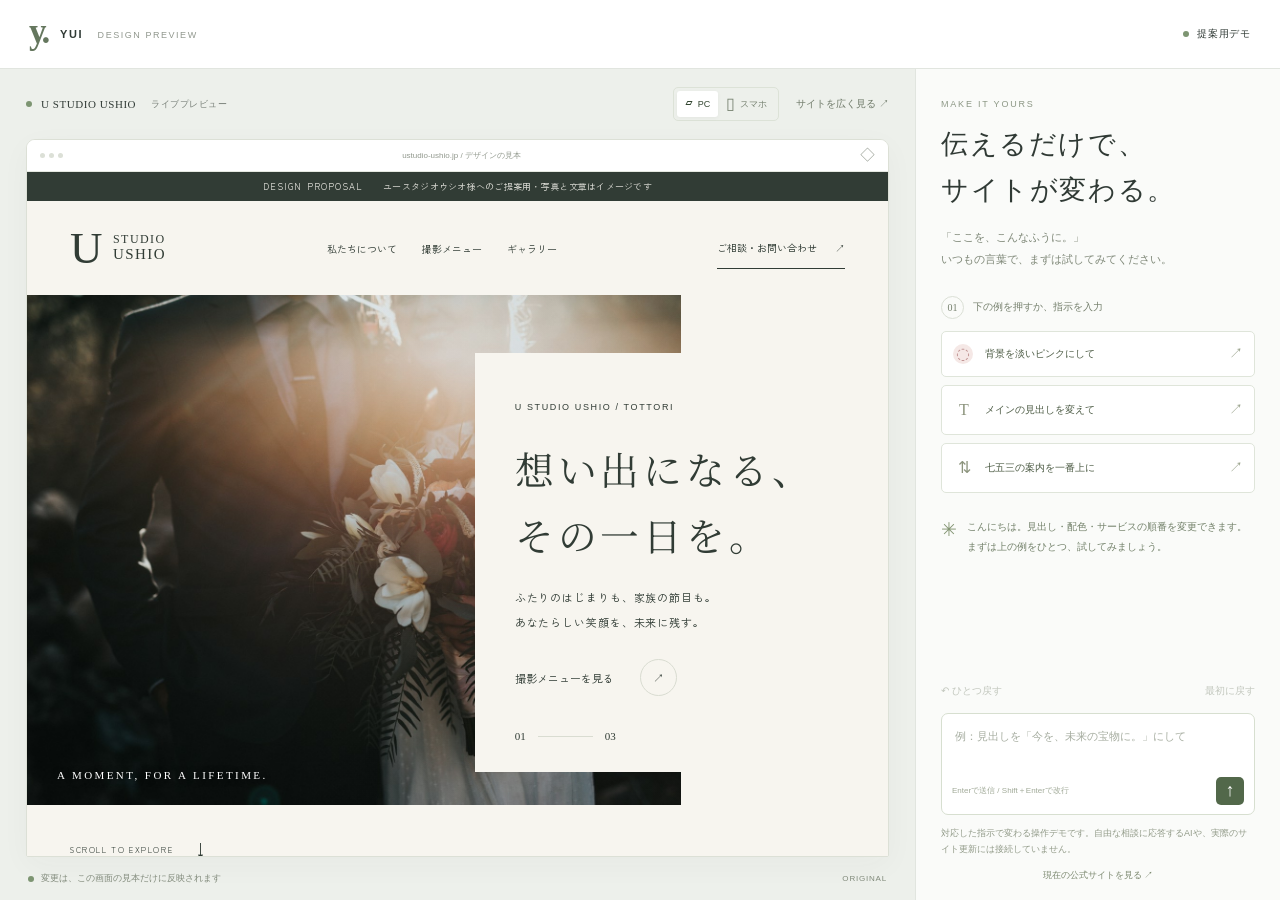
<file: index.html>
<!doctype html>
<html lang="ja">
<head><meta charset="utf-8"><meta name="viewport" content="width=device-width, initial-scale=1"><meta name="robots" content="noindex,nofollow"><meta name="description" content="U STUDIO USHIOのホームページ提案用デモ。言葉で伝えて、ページの変化を体験できます。"><title>U STUDIO USHIO — ホームページ更新体験</title><link rel="stylesheet" href="./studio.css"><script type="module" src="./app.mjs"></script></head>
<body>
 <header class="workspace-header"><a class="yui-brand" href="./" aria-label="更新体験のトップ"><span class="brand-mark">y.</span><span>YUI <span class="brand-light">DESIGN PREVIEW</span></span></a><span class="proposal-badge"><i></i>提案用デモ</span></header>
 <main class="workspace">
  <section class="preview-panel" aria-label="ホームページの見本">
   <div class="preview-toolbar"><div class="preview-heading"><span class="live-dot"></span><span>U STUDIO USHIO</span><span class="toolbar-sub">ライブプレビュー</span></div><div class="preview-controls"><div class="device-controls" role="group" aria-label="プレビュー幅"><button class="device active" data-device="desktop" aria-pressed="true" title="パソコン表示">▱<span>PC</span></button><button class="device" data-device="mobile" aria-pressed="false" title="スマートフォン表示">▯<span>スマホ</span></button></div><button id="expand" class="text-button" aria-pressed="false">サイトを広く見る ↗</button></div></div>
   <div class="preview-stage"><div class="browser-frame"><div class="browser-chrome"><div class="browser-dots"><i></i><i></i><i></i></div><span>ustudio-ushio.jp / デザインの見本</span><span class="browser-lock">◇</span></div><iframe id="site-preview" title="ユースタジオウシオの提案用サイト" src="./preview.html"></iframe></div></div>
   <div class="preview-footer"><span><i class="live-dot"></i><span id="preview-status" role="status">変更は、この画面の見本だけに反映されます</span></span><span id="revision">ORIGINAL</span></div>
  </section>
  <aside class="editor-panel" aria-label="更新を体験する">
   <div class="editor-intro"><div class="eyebrow">MAKE IT YOURS</div><h1>伝えるだけで、<br>サイトが変わる。</h1><p>「ここを、こんなふうに。」<br>いつもの言葉で、まずは試してみてください。</p></div>
   <div class="steps"><span class="step-number">01</span><span>下の例を押すか、指示を入力</span></div>
   <div class="suggestions" aria-label="すぐ試せる指示"><button data-prompt="背景を淡いピンクにして"><span class="suggestion-icon pink">◌</span><span>背景を淡いピンクにして</span><span class="suggestion-arrow">↗</span></button><button data-prompt="見出しを「あなたらしい、ハレの日を。」に変えて"><span class="suggestion-icon">T</span><span>メインの見出しを変えて</span><span class="suggestion-arrow">↗</span></button><button data-prompt="七五三の案内を一番上にして"><span class="suggestion-icon">⇅</span><span>七五三の案内を一番上に</span><span class="suggestion-arrow">↗</span></button></div>
   <div class="conversation" id="conversation" role="log" aria-label="指示と変更結果" aria-live="polite"><div class="assistant-message"><span class="assistant-symbol">✳</span><p>こんにちは。見出し・配色・サービスの順番を変更できます。まずは上の例をひとつ、試してみましょう。</p></div></div>
   <div class="editor-bottom"><div class="history-actions"><button id="undo" disabled>↶ ひとつ戻す</button><button id="reset" disabled>最初に戻す</button></div><form id="chat-form"><label for="prompt" class="sr-only">変更したい内容</label><textarea id="prompt" name="prompt" rows="2" maxlength="200" placeholder="例：見出しを「今を、未来の宝物に。」にして"></textarea><div class="composer-footer"><span>Enterで送信 / Shift＋Enterで改行</span><button class="send-button" type="submit" aria-label="変更する">↑</button></div></form><p class="demo-disclosure">対応した指示で変わる操作デモです。自由な相談に応答するAIや、実際のサイト更新には接続していません。</p><a class="official-link" href="https://ustudio-ushio.jp/" target="_blank" rel="noopener noreferrer">現在の公式サイトを見る ↗</a></div>
  </aside>
 </main>
 <div class="mobile-hint">ページの下に、変更を試せるチャットがあります ↓</div>
</body></html>
</file>
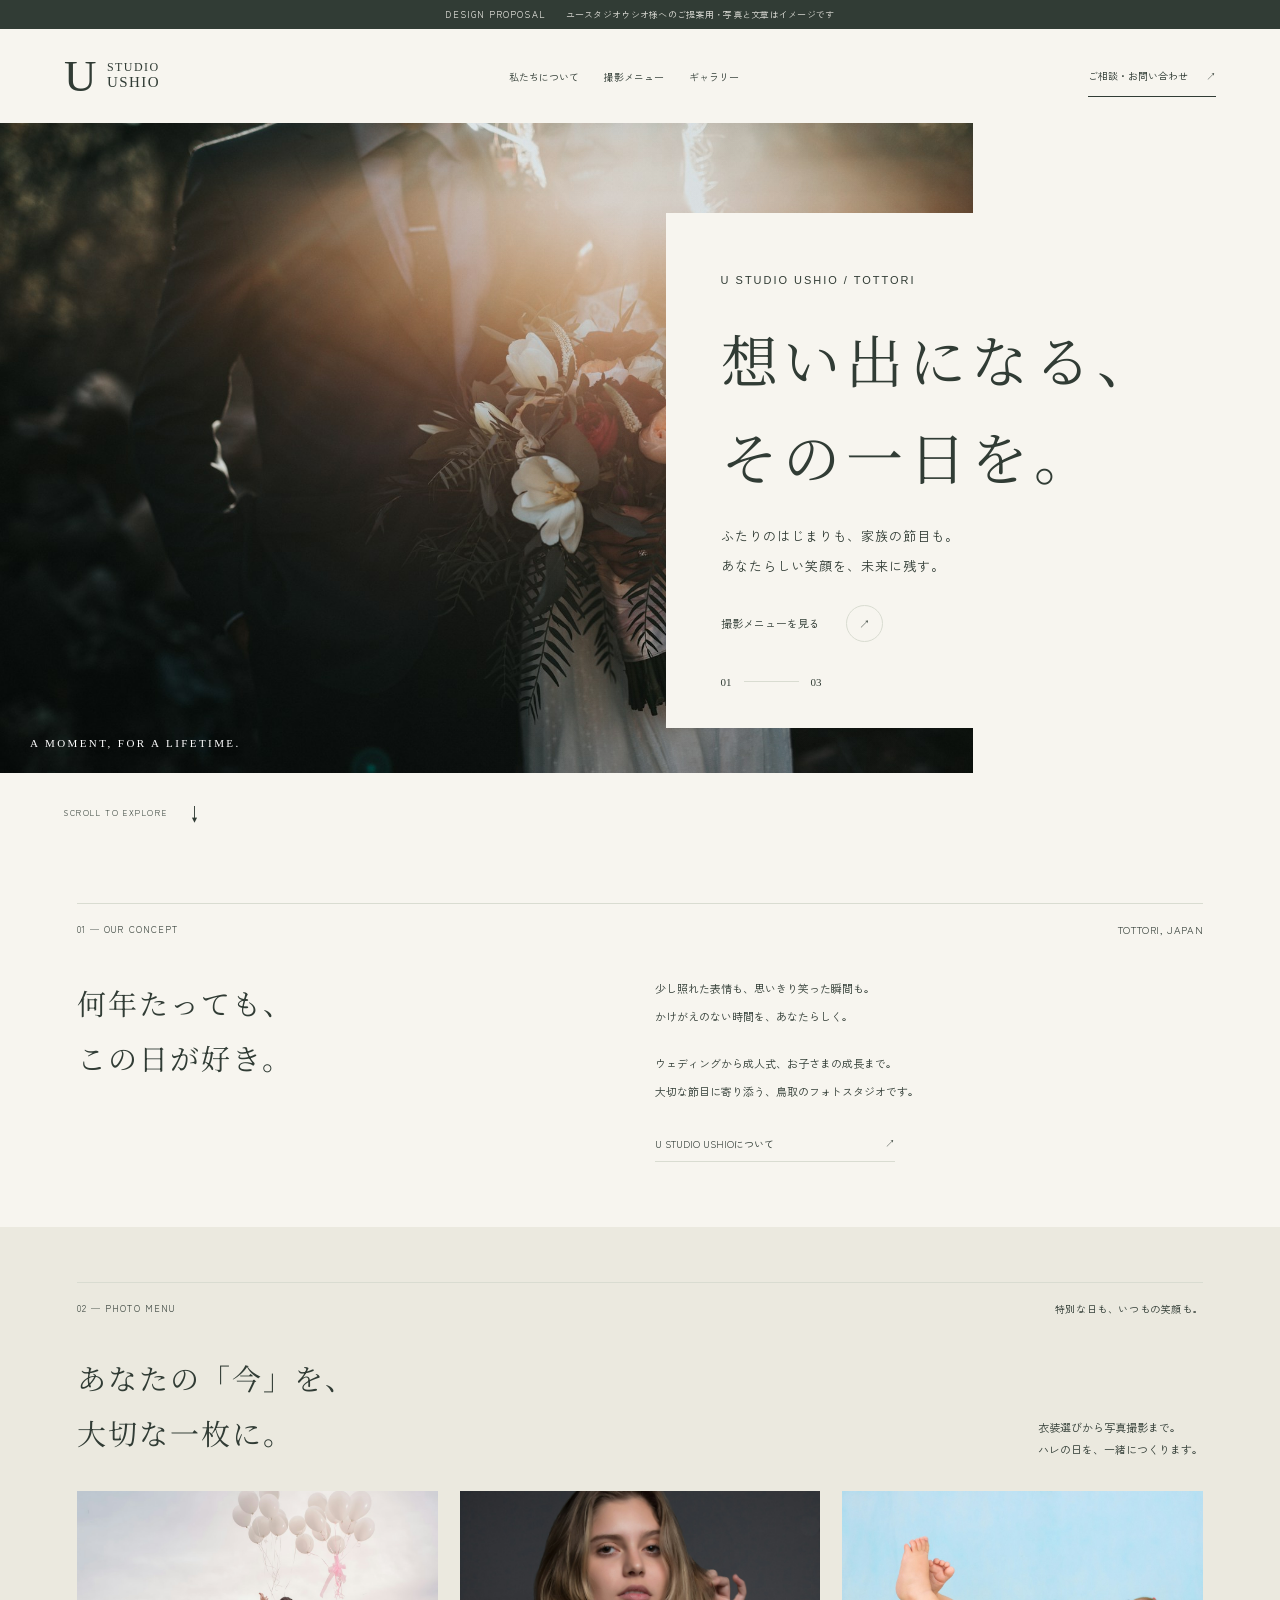
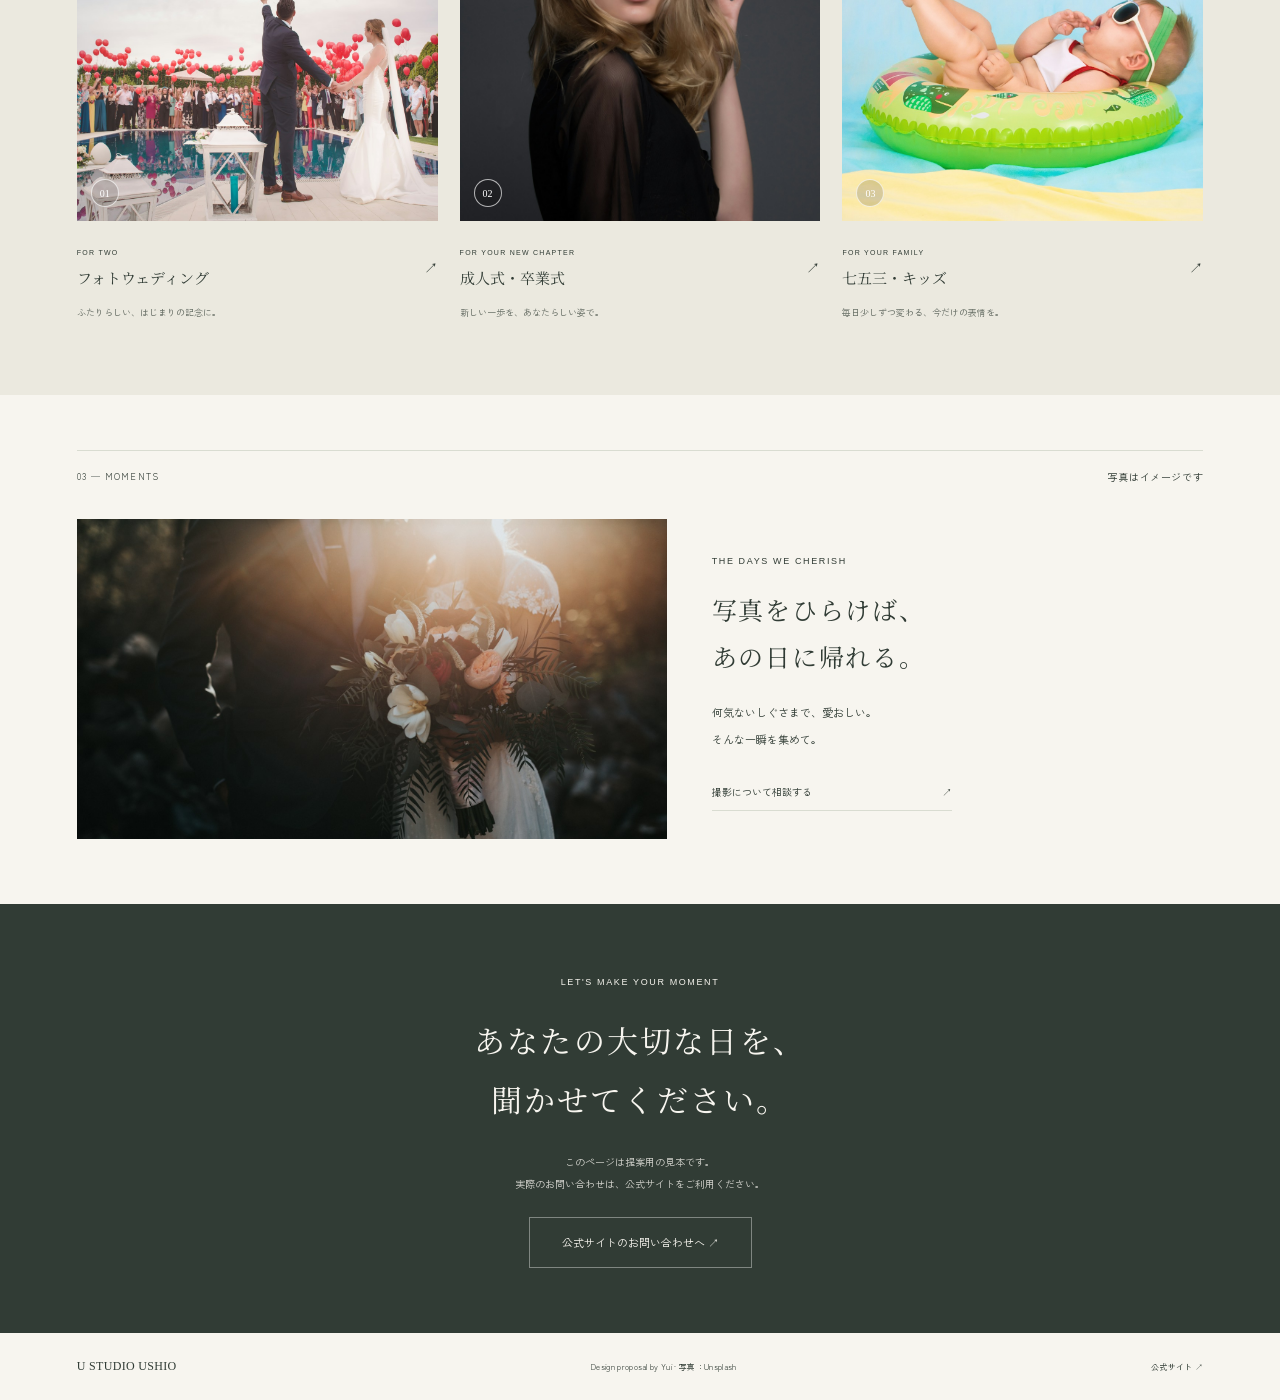
<file: preview.html>
<!doctype html>
<html lang="ja"><head><meta charset="utf-8"><meta name="viewport" content="width=device-width, initial-scale=1"><meta name="robots" content="noindex,nofollow"><title>U STUDIO USHIO — 提案用デザイン</title><link rel="stylesheet" href="./preview.css"></head>
<body><div class="sample-banner">DESIGN PROPOSAL <span>ユースタジオウシオ様へのご提案用・写真と文章はイメージです</span></div>
 <header class="site-header"><a href="#" class="site-brand"><span class="u-symbol">U</span><span>STUDIO<br><b>USHIO</b></span></a><nav aria-label="サイト内"><a href="#concept">私たちについて</a><a href="#services">撮影メニュー</a><a href="#gallery">ギャラリー</a></nav><a class="header-contact" href="#contact">ご相談・お問い合わせ <span>↗</span></a></header>
 <main><section class="hero"><div class="hero-image"><img src="./assets/wedding.jpg" alt="緑と光に包まれたウェディングのイメージ" fetchpriority="high"><span class="image-caption">A MOMENT, FOR A LIFETIME.</span></div><div class="hero-copy"><span class="small-kicker">U STUDIO USHIO / TOTTORI</span><h1 id="hero-title">想い出になる、<br>その一日を。</h1><p>ふたりのはじまりも、家族の節目も。<br>あなたらしい笑顔を、未来に残す。</p><a class="round-link" href="#services">撮影メニューを見る <span>↗</span></a><span class="hero-index">01 <i></i> 03</span></div><a href="#concept" class="scroll-label">SCROLL TO EXPLORE <span>↓</span></a></section>
 <section class="concept section-pad" id="concept"><div class="section-label"><span>01 — OUR CONCEPT</span><span>TOTTORI, JAPAN</span></div><div class="concept-content"><h2>何年たっても、<br>この日が好き。</h2><div><p>少し照れた表情も、思いきり笑った瞬間も。<br>かけがえのない時間を、あなたらしく。</p><p>ウェディングから成人式、お子さまの成長まで。<br>大切な節目に寄り添う、鳥取のフォトスタジオです。</p><a class="line-link" href="https://ustudio-ushio.jp/" target="_blank" rel="noopener noreferrer">U STUDIO USHIOについて <span>↗</span></a></div></div></section>
 <section class="services section-pad" id="services"><div class="section-label"><span>02 — PHOTO MENU</span><span>特別な日も、いつもの笑顔も。</span></div><div class="section-title"><h2>あなたの「今」を、<br>大切な一枚に。</h2><span class="section-note">衣装選びから写真撮影まで。<br>ハレの日を、一緒につくります。</span></div><div class="service-grid" id="service-grid"><article class="service-card" data-category="wedding"><a href="#contact"><div class="service-photo"><img src="./assets/ceremony.jpg" loading="lazy" alt="ウェディング撮影のイメージ"><span>01</span></div><div class="service-card-title"><div><span class="small-kicker">FOR TWO</span><h3>フォトウェディング</h3></div><span>↗</span></div><p>ふたりらしい、はじまりの記念に。</p></a></article><article class="service-card" data-category="coming"><a href="#contact"><div class="service-photo"><img src="./assets/portrait.jpg" loading="lazy" alt="ポートレート撮影のイメージ"><span>02</span></div><div class="service-card-title"><div><span class="small-kicker">FOR YOUR NEW CHAPTER</span><h3>成人式・卒業式</h3></div><span>↗</span></div><p>新しい一歩を、あなたらしい姿で。</p></a></article><article class="service-card" data-category="children"><a href="#contact"><div class="service-photo"><img src="./assets/family.jpg" loading="lazy" alt="お子さまの記念写真のイメージ"><span>03</span></div><div class="service-card-title"><div><span class="small-kicker">FOR YOUR FAMILY</span><h3>七五三・キッズ</h3></div><span>↗</span></div><p>毎日少しずつ変わる、今だけの表情を。</p></a></article></div></section>
 <section class="gallery section-pad" id="gallery"><div class="section-label"><span>03 — MOMENTS</span><span>写真はイメージです</span></div><div class="gallery-layout"><img src="./assets/wedding.jpg" loading="lazy" alt="ウェディングのサンプル写真"><div><span class="small-kicker">THE DAYS WE CHERISH</span><h2>写真をひらけば、<br>あの日に帰れる。</h2><p>何気ないしぐさまで、愛おしい。<br>そんな一瞬を集めて。</p><a class="line-link" href="#contact">撮影について相談する <span>↗</span></a></div></div></section>
 <section class="contact section-pad" id="contact"><span class="small-kicker">LET'S MAKE YOUR MOMENT</span><h2>あなたの大切な日を、<br>聞かせてください。</h2><p>このページは提案用の見本です。<br>実際のお問い合わせは、公式サイトをご利用ください。</p><a href="https://ustudio-ushio.jp/contact/" target="_blank" rel="noopener noreferrer">公式サイトのお問い合わせへ ↗</a></section>
 </main><footer class="site-footer"><span>U STUDIO USHIO</span><span>Design proposal by Yui · 写真：Unsplash</span><a href="https://ustudio-ushio.jp/" target="_blank" rel="noopener noreferrer">公式サイト ↗</a></footer></body></html>
</file>
<file: studio.css>
:root{--ink:#303a35;--muted:#798079;--line:#e1e5df;--panel:#fafbf9;--accent:#536851}*{box-sizing:border-box}body{margin:0;background:#edf0eb;color:var(--ink);font-family:'Segoe UI','Yu Gothic',Meiryo,sans-serif;font-size:13px}button,input,textarea{font:inherit}button,a,textarea{-webkit-tap-highlight-color:transparent}button{cursor:pointer}button:disabled{cursor:default;opacity:.4}button:focus-visible,a:focus-visible,textarea:focus-visible{outline:2px solid #657d61;outline-offset:3px}a{color:inherit;text-decoration:none}.workspace-header{height:69px;background:#fff;display:flex;justify-content:space-between;align-items:center;border-bottom:1px solid var(--line);padding:0 29px}.yui-brand{display:flex;gap:13px;align-items:center;letter-spacing:.14em;font-size:11px;font-weight:600}.brand-mark{font-family:Georgia,serif;font-size:35px;letter-spacing:-.09em;margin-top:-5px;color:#65775e}.brand-light{font-weight:400;color:#91988e;font-size:9px;margin-left:10px}.proposal-badge{font-size:10px;display:flex;align-items:center;gap:8px;letter-spacing:.08em}.proposal-badge i,.live-dot{width:6px;height:6px;background:#7d9572;border-radius:50%;display:inline-block;flex-shrink:0}.workspace{display:grid;grid-template-columns:minmax(0,1fr) 365px;height:calc(100dvh - 69px);min-height:650px}.preview-panel{display:flex;min-width:0;flex-direction:column}.preview-toolbar{height:70px;flex-shrink:0;padding:0 26px;display:flex;justify-content:space-between;align-items:center;gap:12px}.preview-heading{display:flex;align-items:center;gap:9px;font-family:Georgia,serif;font-size:11px;letter-spacing:.05em;white-space:nowrap}.toolbar-sub{font-family:inherit;font-size:9px;margin-left:6px;color:var(--muted)}.preview-controls{display:flex;gap:17px;align-items:center}.device-controls{display:flex;padding:3px;border:1px solid #dce2d7;border-radius:5px}.device{border:0;background:none;color:#788372;display:flex;gap:5px;align-items:center;padding:5px 8px;font-size:16px;line-height:1}.device span{font-size:9px}.device.active{background:#fff;border-radius:3px;box-shadow:0 1px 4px #0000000b;color:#344732}.text-button{border:0;background:none;font-size:10px;color:#6e7968;padding:8px 0;white-space:nowrap}.preview-stage{padding:0 26px;flex:1;min-height:0;display:flex;justify-content:center}.browser-frame{width:100%;background:white;border:1px solid #dce0d6;box-shadow:0 8px 30px #36443309;border-radius:9px 9px 2px 2px;overflow:hidden;display:flex;flex-direction:column;transition:width .35s ease}.browser-chrome{height:32px;flex-shrink:0;background:#fff;display:flex;align-items:center;justify-content:space-between;padding:0 13px;border-bottom:1px solid #e5e8e1;font-size:8px;color:#92998e}.browser-dots{display:flex;gap:4px}.browser-dots i{width:5px;height:5px;border-radius:50%;background:#dce0d7}.browser-lock{font-size:15px}iframe{border:0;width:100%;height:100%;background:#f7f5ef}.preview-footer{height:43px;display:flex;justify-content:space-between;align-items:center;padding:0 28px;font-size:9px;color:#818a7b;gap:10px}.preview-footer>span:first-child{display:flex;gap:7px;align-items:center}.preview-footer>span:last-child{font-size:8px;letter-spacing:.1em;white-space:nowrap}.editor-panel{background:var(--panel);border-left:1px solid var(--line);display:flex;flex-direction:column;min-height:0;padding:30px 25px 18px}.eyebrow{font-size:9px;letter-spacing:.2em;color:#8c9785}.editor-intro h1{font-size:27px;font-weight:500;line-height:1.7;letter-spacing:.06em;margin:13px 0 12px;font-family:'Yu Mincho','Hiragino Mincho ProN',serif}.editor-intro>p{font-size:11px;line-height:2;color:#7e8777;margin:0}.steps{display:flex;gap:9px;align-items:center;font-size:10px;margin:26px 0 12px;color:#747f6c}.step-number{font-family:Georgia,serif;font-size:10px;border:1px solid #dbe0d6;border-radius:50%;width:23px;height:23px;display:grid;place-items:center}.suggestions{display:grid;gap:8px}.suggestions button{display:flex;align-items:center;gap:10px;background:white;border:1px solid #dfe5da;text-align:left;border-radius:5px;padding:12px 11px;color:#4b5a43;font-size:10px;transition:background .2s,transform .2s}.suggestions button:hover{background:#f0f3eb;transform:translateX(-2px)}.suggestion-icon{font-family:Georgia,serif;font-size:16px;width:22px;height:24px;display:grid;place-items:center;color:#8c947d}.suggestion-icon.pink{color:#bd8e8d;background:#f5e8e6;border-radius:50%;width:20px;height:20px;margin-right:2px}.suggestion-arrow{margin-left:auto;font-size:14px;color:#9ca58f}.conversation{flex:1;overflow:auto;min-height:80px;padding-top:24px;padding-bottom:16px;scroll-behavior:smooth}.assistant-message{display:flex;align-items:start;gap:10px;margin-bottom:16px}.assistant-symbol{font-size:19px;color:#839573;line-height:1.4;flex-shrink:0}.assistant-message p{margin:0;font-size:10px;line-height:2;color:#728069}.user-message{margin:0 0 16px 30px;background:#e9eee3;border-radius:8px 8px 0 8px;padding:10px 12px;font-size:11px;line-height:1.8;overflow-wrap:anywhere;white-space:pre-line}.editor-bottom{flex-shrink:0}.history-actions{display:flex;justify-content:space-between;margin-bottom:12px}.history-actions button{border:0;background:none;color:#6f7a65;font-size:10px;padding:3px 0}form{background:white;border:1px solid #d7dfd0;border-radius:7px;overflow:hidden}form:focus-within{border-color:#889b7a;box-shadow:0 0 0 2px #9cae8c16}textarea{display:block;width:100%;resize:none;border:0;background:none;padding:13px 13px 4px;font-size:11px;line-height:1.8;color:var(--ink);outline:none!important}textarea::placeholder{color:#a6ada0}.composer-footer{display:flex;align-items:center;justify-content:space-between;padding:6px 10px 9px}.composer-footer>span{font-size:8px;color:#a1aa98}.send-button{width:28px;height:28px;display:grid;place-items:center;border:0;border-radius:5px;background:#52684a;color:#fff;font-size:18px}.demo-disclosure{font-size:9px;line-height:1.8;color:#929b89;margin:10px 0}.official-link{font-size:9px;color:#7b886f;display:block;text-align:center;margin-top:12px}.sr-only{position:absolute;width:1px;height:1px;padding:0;margin:-1px;overflow:hidden;clip:rect(0,0,0,0);white-space:nowrap;border:0}.mobile-hint{display:none}.workspace.focus{grid-template-columns:1fr}.workspace.focus .editor-panel{display:none}.preview-stage.mobile .browser-frame{width:min(390px,100%)}@media(min-height:950px){.editor-panel{padding-top:40px}.editor-intro h1{font-size:30px}.suggestions button{padding:16px 11px}.conversation{padding-top:30px}}@media(max-width:1100px){.workspace{grid-template-columns:minmax(0,1fr) 335px}.editor-panel{padding:25px 20px 15px}.preview-toolbar{padding:0 17px}.preview-stage{padding:0 17px}.toolbar-sub{display:none}.preview-controls{gap:10px}.text-button{font-size:9px}.preview-heading{font-size:10px}.editor-intro h1{font-size:25px}}@media(max-width:760px){.workspace-header{height:59px;padding:0 17px}.brand-light{font-size:8px;margin-left:5px}.brand-mark{font-size:30px}.yui-brand{font-size:10px;gap:9px}.proposal-badge{font-size:9px}.workspace{height:auto;display:flex;flex-direction:column;min-height:0}.preview-panel{height:75dvh;min-height:540px}.preview-toolbar{height:59px;padding:0 12px}.preview-stage{padding:0 10px}.preview-footer{padding:0 13px;font-size:8px;height:37px}.preview-footer>span:last-child{display:none}.device{padding:5px 6px}.preview-heading{font-size:9px;gap:6px}.preview-controls{gap:10px}.text-button{font-size:8px}.editor-panel{border-left:0;border-top:1px solid var(--line);padding:30px 24px 25px}.editor-intro h1{font-size:27px}.editor-intro h1 br{display:none}.editor-intro p br{display:none}.steps{margin-top:20px}.suggestions button{font-size:11px;padding:12px}.conversation{max-height:300px;min-height:110px;padding-top:22px}.assistant-message p{font-size:11px}.composer-footer>span{font-size:9px}textarea{font-size:16px;min-height:90px}.demo-disclosure{font-size:10px}.mobile-hint{display:block;position:fixed;bottom:12px;left:50%;transform:translateX(-50%);background:#364930e8;color:white;font-size:10px;padding:10px 15px;border-radius:25px;white-space:nowrap;pointer-events:none;transition:opacity .2s}.mobile-hint.hidden{opacity:0}.workspace.focus .preview-panel{height:calc(100dvh - 59px)}.workspace.focus~.mobile-hint{display:none}.browser-frame{border-radius:7px 7px 2px 2px}.browser-chrome{font-size:7px}}
@media(prefers-reduced-motion:reduce){*{transition:none!important;scroll-behavior:auto!important}}
@media(min-width:761px) and (max-height:800px){.workspace{min-height:0}.editor-panel{padding:18px 22px 14px}.editor-intro>p{display:none}.editor-intro h1{font-size:24px;line-height:1.5;margin:9px 0 0}.steps{margin:17px 0 10px}.suggestions button{padding:8px 10px}.conversation{padding-top:15px;padding-bottom:10px;min-height:65px}.demo-disclosure{font-size:8px;line-height:1.6;margin:8px 0}.official-link{margin-top:7px}}
</file>
<file: preview.css>
@import url('https://fonts.googleapis.com/css2?family=Noto+Serif+JP:wght@400;500&family=Zen+Kaku+Gothic+New:wght@400;500;700&display=swap');
:root{--paper:#f7f5ef;--ink:#313c35;--muted:#6a7168;--accent:#68785c;--soft:#ebe9df;--line:#d9dcd1;--display:'Noto Serif JP','Yu Mincho',serif}*{box-sizing:border-box}html{scroll-behavior:smooth}body{margin:0;background:var(--paper);color:var(--ink);font-family:'Zen Kaku Gothic New','Yu Gothic',sans-serif;font-size:14px;transition:background .45s,color .45s}a{color:inherit;text-decoration:none}button,a{-webkit-tap-highlight-color:transparent}a:focus-visible{outline:2px solid var(--accent);outline-offset:5px}img{display:block;width:100%;object-fit:cover}html[data-theme="rose"]{--paper:#fbf0ee;--ink:#59423f;--accent:#ad7771;--soft:#f0dfdb;--line:#e5cfca}html[data-theme="blue"]{--paper:#eff3f7;--ink:#34485d;--accent:#647c97;--soft:#dfe7ee;--line:#d1dce7}html[data-theme="lavender"]{--paper:#f4eff7;--ink:#4a4259;--accent:#8b739a;--soft:#eae0ee;--line:#dcd1e3}.sample-banner{height:29px;background:var(--ink);color:var(--paper);font-size:9px;letter-spacing:.12em;display:flex;align-items:center;justify-content:center;gap:20px}.sample-banner span{letter-spacing:.03em;font-size:9px;opacity:.85}.site-header{height:94px;display:flex;align-items:center;padding:0 5%;gap:24px}.site-brand{display:flex;gap:9px;align-items:center;font-family:Georgia,serif;line-height:1.1;font-size:12px;letter-spacing:.12em}.u-symbol{font-size:45px;font-weight:400;line-height:1;font-family:Georgia,serif}.site-brand b{font-weight:400;font-size:15px}.site-header nav{display:flex;gap:25px;margin:auto;font-size:10px}.header-contact{font-size:10px;border-bottom:1px solid var(--ink);padding:12px 0}.header-contact span{margin-left:15px}.hero{min-height:590px;position:relative;padding-bottom:38px}.hero-image{position:relative;width:76%;height:510px;overflow:hidden}.hero-image img{height:100%;object-position:center 54%}.hero-image:after{content:'';position:absolute;inset:0;background:linear-gradient(90deg,transparent 40%,#19211912)}.image-caption{position:absolute;left:30px;bottom:24px;color:white;font-family:Georgia,serif;font-size:11px;letter-spacing:.22em;z-index:1;text-shadow:0 1px 7px #0009}.hero-copy{position:absolute;right:5%;top:58px;width:43%;background:var(--paper);padding:41px 0 30px 40px;transition:background .4s}.small-kicker{font-size:9px;letter-spacing:.18em;font-family:Arial,sans-serif}.hero h1{font-family:var(--display);font-size:clamp(28px,4.5vw,50px);font-weight:400;letter-spacing:.1em;line-height:1.7;margin:22px 0 17px;white-space:pre-line;overflow-wrap:anywhere}.hero-copy p{font-size:11px;line-height:2.3;letter-spacing:.08em}.round-link{margin-top:24px;display:flex;align-items:center;gap:26px;font-size:11px}.round-link span{display:grid;place-items:center;border:1px solid var(--line);width:37px;height:37px;border-radius:50%}.hero-index{font-family:Georgia,serif;display:flex;align-items:center;gap:12px;margin-top:34px;font-size:11px}.hero-index i{width:55px;height:1px;background:var(--line)}.scroll-label{position:absolute;bottom:22px;left:5%;font-size:8px;letter-spacing:.2em;display:flex;align-items:center;gap:18px}.scroll-label span{font-size:19px}.section-pad{padding:55px 6% 65px}.section-label{display:flex;align-items:center;justify-content:space-between;font-size:9px;letter-spacing:.12em;border-top:1px solid var(--line);padding-top:18px}.section-label span:last-child{font-size:10px;letter-spacing:.06em}.concept-content{display:grid;grid-template-columns:1fr 1fr;gap:30px;margin-top:38px}h2{font-family:var(--display);font-weight:400;line-height:1.9;letter-spacing:.07em;font-size:29px;margin:0}.concept-content p,.gallery p{font-size:11px;line-height:2.5;margin:0 0 20px}.line-link{display:flex;justify-content:space-between;align-items:center;width:240px;max-width:100%;padding:10px 0;border-bottom:1px solid var(--line);font-size:10px}.services{background:var(--soft);transition:background .4s}.section-title{display:flex;align-items:end;justify-content:space-between;margin:34px 0 31px}.section-note{font-size:11px;line-height:2}.service-grid{display:grid;grid-template-columns:repeat(3,1fr);gap:22px}.service-photo{height:235px;position:relative;overflow:hidden}.service-photo img{height:100%;transition:transform .7s}.service-card a:hover img{transform:scale(1.035)}.service-photo>span{position:absolute;bottom:14px;left:14px;border:1px solid #fffa;border-radius:50%;width:28px;height:28px;display:grid;place-items:center;color:white;font-family:Georgia,serif;font-size:10px;background:#0002}.service-card-title{display:flex;align-items:center;justify-content:space-between;margin-top:18px}.service-card-title .small-kicker{font-size:7px}h3{font-family:var(--display);font-size:15px;font-weight:400;margin:8px 0}.service-card p{font-size:9px;color:var(--muted);line-height:1.8}.gallery-layout{display:grid;grid-template-columns:1.2fr 1fr;gap:45px;align-items:center;margin-top:35px}.gallery-layout img{height:320px}.gallery h2{font-size:25px;margin:18px 0}.contact{background:var(--ink);color:var(--paper);text-align:center;padding-top:65px;padding-bottom:65px}.contact h2{margin-top:22px;font-size:31px}.contact p{font-size:10px;line-height:2.2;opacity:.8;margin:22px 0}.contact>a{display:inline-block;padding:16px 32px;border:1px solid #ffffff60;font-size:11px}.site-footer{display:flex;justify-content:space-between;align-items:center;padding:26px 6%;font-size:8px;letter-spacing:.04em}.site-footer>span:first-child{font-family:Georgia,serif;font-size:12px}.change-flash{animation:flash 1s ease}@keyframes flash{30%{outline:3px solid #bfa576;outline-offset:8px}100%{outline:3px solid transparent;outline-offset:12px}}@media(min-width:1200px){.hero-image{height:650px}.hero{min-height:725px}.hero-copy{top:90px;padding:55px 0 40px 55px}.hero h1{font-size:57px}.hero-copy p{font-size:13px}.hero-copy .small-kicker{font-size:11px}.service-photo{height:330px}}
@media(max-width:600px){.sample-banner{font-size:8px;height:34px;gap:0;flex-direction:column;line-height:1.5}.sample-banner span{font-size:7px}.site-header{height:75px;padding:0 6%;justify-content:space-between}.site-header nav{display:none}.header-contact{font-size:9px}.hero{padding-bottom:35px;min-height:675px}.hero-image{width:94%;height:340px}.hero-copy{top:245px;right:0;width:84%;padding:29px 7% 27px 25px}.hero h1{font-size:32px;line-height:1.65;margin:15px 0}.hero-copy p{font-size:10px}.hero-index{margin-top:24px}.round-link{margin-top:14px}.scroll-label{bottom:0;left:6%;font-size:7px}.hero-image .image-caption{bottom:auto;top:20px;left:20px;font-size:8px}.section-pad{padding:42px 7% 48px}.section-label{font-size:8px;gap:15px}.section-label span:last-child{font-size:8px}.concept-content{grid-template-columns:1fr;gap:22px;margin-top:28px}h2{font-size:27px}.section-title{align-items:start;gap:18px}.section-title h2{font-size:24px}.section-note{font-size:9px;max-width:112px;align-self:end}.service-grid{grid-template-columns:1fr;gap:30px}.service-photo{height:330px}.service-card-title h3{font-size:18px}.service-card-title .small-kicker{font-size:9px}.service-card p{font-size:11px}.gallery-layout{grid-template-columns:1fr;gap:25px}.gallery-layout img{height:280px}.gallery-layout h2{font-size:27px}.contact h2{font-size:25px}.site-footer{flex-wrap:wrap;gap:17px;padding:24px 7%;font-size:8px}.site-footer>span:nth-child(2){order:3;width:100%}}
@media(prefers-reduced-motion:reduce){html{scroll-behavior:auto}*{transition:none!important;animation:none!important}}
</file>
